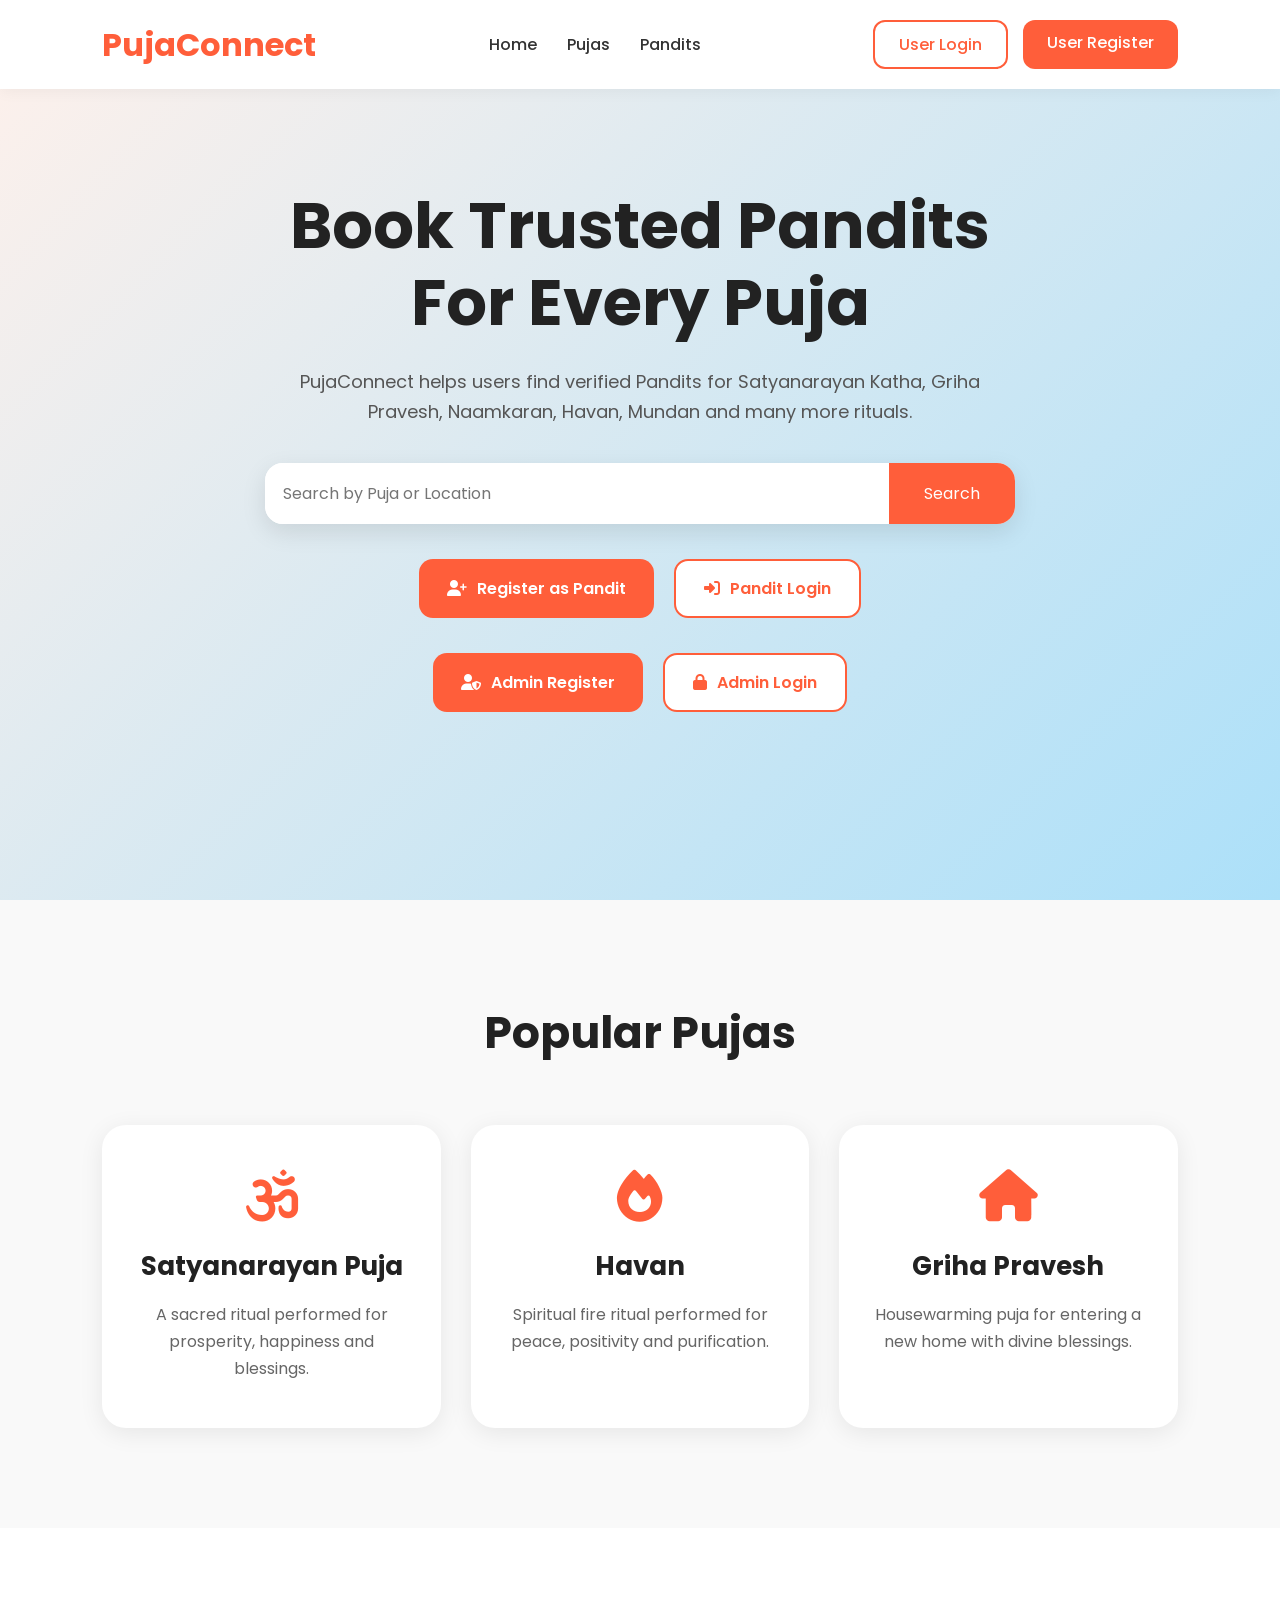
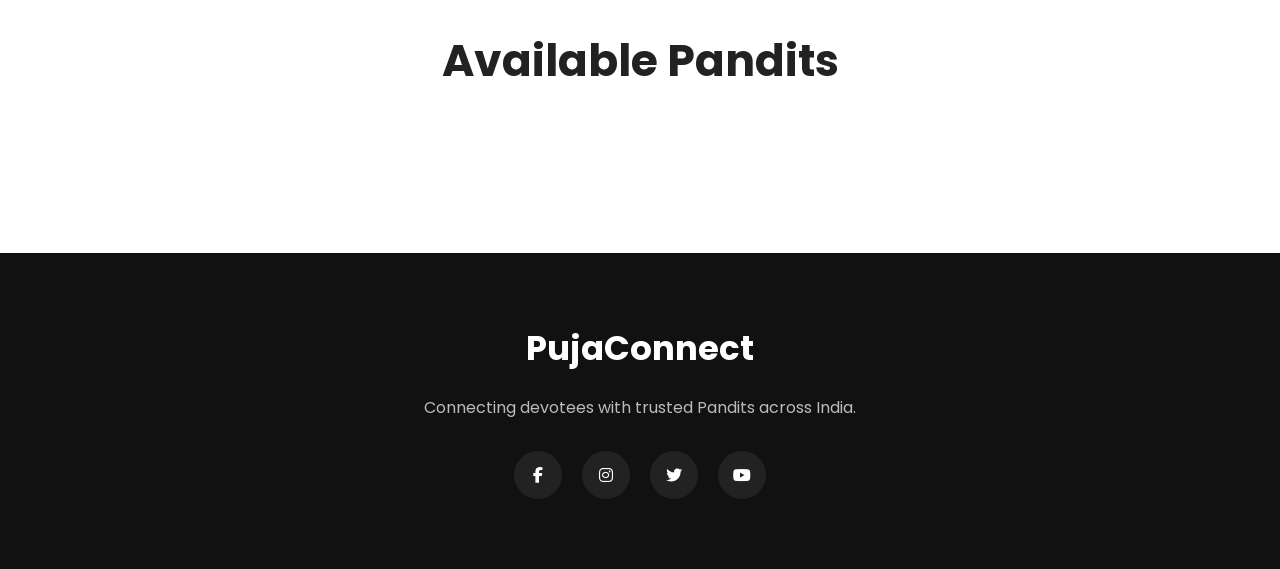
<file: frontend/index.html>
<!DOCTYPE html>
<html lang="en">
<head>
    <meta charset="UTF-8">
    <meta name="viewport" content="width=device-width, initial-scale=1.0">

    <title>PujaConnect</title>

    <link rel="stylesheet" href="css/style.css">

    <link
        rel="stylesheet"
        href="https://cdnjs.cloudflare.com/ajax/libs/font-awesome/6.5.1/css/all.min.css"
    />
</head>
<body>

<!-- =========================
     NAVBAR
========================= -->

<nav class="navbar">

    <div class="logo">
        PujaConnect
    </div>

    <ul class="nav-links">

        <li>
            <a href="#home">Home</a>
        </li>

        <li>
            <a href="#pujas">Pujas</a>
        </li>

        <li>
            <a href="#pandits">Pandits</a>
        </li>

    </ul>

    <div class="nav-buttons">

        <a href="login.html" class="login-btn">
            User Login
        </a>

        <a href="register.html" class="register-btn">
            User Register
        </a>

    </div>

</nav>

<!-- =========================
     HERO SECTION
========================= -->

<section class="hero" id="home">

    <div class="hero-content">

        <h1>
            Book Trusted Pandits
            <br>
            For Every Puja
        </h1>

        <p>
            PujaConnect helps users find verified Pandits
            for Satyanarayan Katha, Griha Pravesh,
            Naamkaran, Havan, Mundan and many more rituals.
        </p>

        <!-- SEARCH -->

        <div class="search-box">

            <input
                type="text"
                placeholder="Search by Puja or Location"
            >

            <button>
                Search
            </button>

        </div>

        <!-- PANDIT BUTTONS -->

        <div class="pandit-actions">

            <a href="pandit-register.html" class="pandit-register-btn">

                <i class="fas fa-user-plus"></i>

                Register as Pandit

            </a>

            <a href="pandit-login.html" class="pandit-login-btn">

                <i class="fas fa-sign-in-alt"></i>

                Pandit Login

            </a>

        </div>

        <!-- ADMIN BUTTONS -->

        <div class="pandit-actions">

            <a href="admin-register.html" class="pandit-register-btn">

                <i class="fas fa-user-shield"></i>

                Admin Register

            </a>

            <a href="admin-login.html" class="pandit-login-btn">

                <i class="fas fa-lock"></i>

                Admin Login

            </a>

        </div>

    </div>

</section>

<!-- =========================
     PUJA SECTION
========================= -->

<section class="puja-section" id="pujas">

    <h2>
        Popular Pujas
    </h2>

    <div class="puja-container">

        <div class="puja-card">

            <i class="fas fa-om"></i>

            <h3>Satyanarayan Puja</h3>

            <p>
                A sacred ritual performed for prosperity,
                happiness and blessings.
            </p>

        </div>

        <div class="puja-card">

            <i class="fas fa-fire"></i>

            <h3>Havan</h3>

            <p>
                Spiritual fire ritual performed for peace,
                positivity and purification.
            </p>

        </div>

        <div class="puja-card">

            <i class="fas fa-home"></i>

            <h3>Griha Pravesh</h3>

            <p>
                Housewarming puja for entering a new home
                with divine blessings.
            </p>

        </div>

    </div>

</section>

<!-- =========================
     PANDIT SECTION
========================= -->

<section class="pandit-section" id="pandits">

    <h2>
        Available Pandits
    </h2>

    <div
        class="pandit-container"
        id="panditContainer"
    >

    </div>

</section>

<!-- =========================
     FOOTER
========================= -->

<footer class="footer">

    <div class="footer-logo">
        PujaConnect
    </div>

    <p>
        Connecting devotees with trusted Pandits
        across India.
    </p>

    <div class="social-icons">

        <i class="fab fa-facebook-f"></i>

        <i class="fab fa-instagram"></i>

        <i class="fab fa-twitter"></i>

        <i class="fab fa-youtube"></i>

    </div>

</footer>

<script src="js/pandits.js"></script>

</body>
</html>
</file>
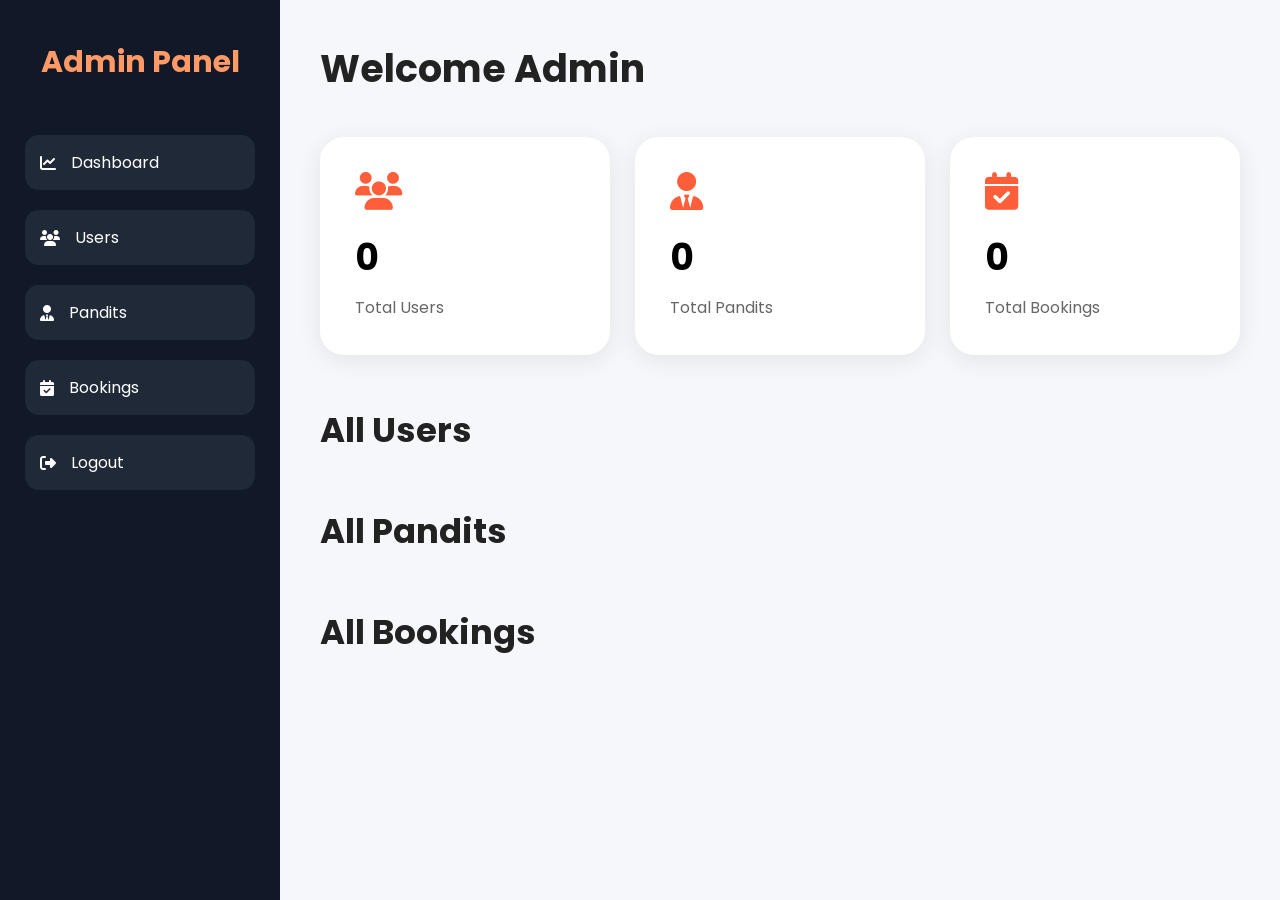
<file: frontend/admin-dashboard.html>
<!DOCTYPE html>
<html lang="en">
<head>
  <meta charset="UTF-8">

  <meta name="viewport" content="width=device-width, initial-scale=1.0">

  <title>Admin Dashboard</title>

  <link rel="stylesheet" href="css/style.css">

  <link
    rel="stylesheet"
    href="https://cdnjs.cloudflare.com/ajax/libs/font-awesome/6.5.1/css/all.min.css"
  />
</head>
<body>

<div class="dashboard">

  <!-- SIDEBAR -->

  <div class="sidebar">

    <h2>Admin Panel</h2>

    <ul>

      <li>

        <a href="#">

          <i class="fas fa-chart-line"></i>

          Dashboard

        </a>

      </li>

      <li>

        <a href="#usersSection">

          <i class="fas fa-users"></i>

          Users

        </a>

      </li>

      <li>

        <a href="#panditsSection">

          <i class="fas fa-user-tie"></i>

          Pandits

        </a>

      </li>

      <li>

        <a href="#bookingsSection">

          <i class="fas fa-calendar-check"></i>

          Bookings

        </a>

      </li>

      <li>

        <button id="adminLogoutBtn">

          <i class="fas fa-sign-out-alt"></i>

          Logout

        </button>

      </li>

    </ul>

  </div>

  <!-- CONTENT -->

  <div class="dashboard-content">

    <div class="dashboard-header">

      <h1>
        Welcome Admin
      </h1>

    </div>

    <!-- STATS -->

    <div class="stats-container">

      <div class="stats-card">

        <i class="fas fa-users"></i>

        <h2 id="totalUsers">0</h2>

        <p>Total Users</p>

      </div>

      <div class="stats-card">

        <i class="fas fa-user-tie"></i>

        <h2 id="totalPandits">0</h2>

        <p>Total Pandits</p>

      </div>

      <div class="stats-card">

        <i class="fas fa-calendar-check"></i>

        <h2 id="totalBookings">0</h2>

        <p>Total Bookings</p>

      </div>

    </div>

    <!-- USERS -->

    <div class="admin-section" id="usersSection">

      <h2>All Users</h2>

      <div id="usersContainer"></div>

    </div>

    <!-- PANDITS -->

    <div class="admin-section" id="panditsSection">

      <h2>All Pandits</h2>

      <div id="panditsContainer"></div>

    </div>

    <!-- BOOKINGS -->

    <div class="admin-section" id="bookingsSection">

      <h2>All Bookings</h2>

      <div id="bookingsContainer"></div>

    </div>

  </div>

</div>

<script src="js/admin-dashboard.js"></script>

</body>
</html>
</file>
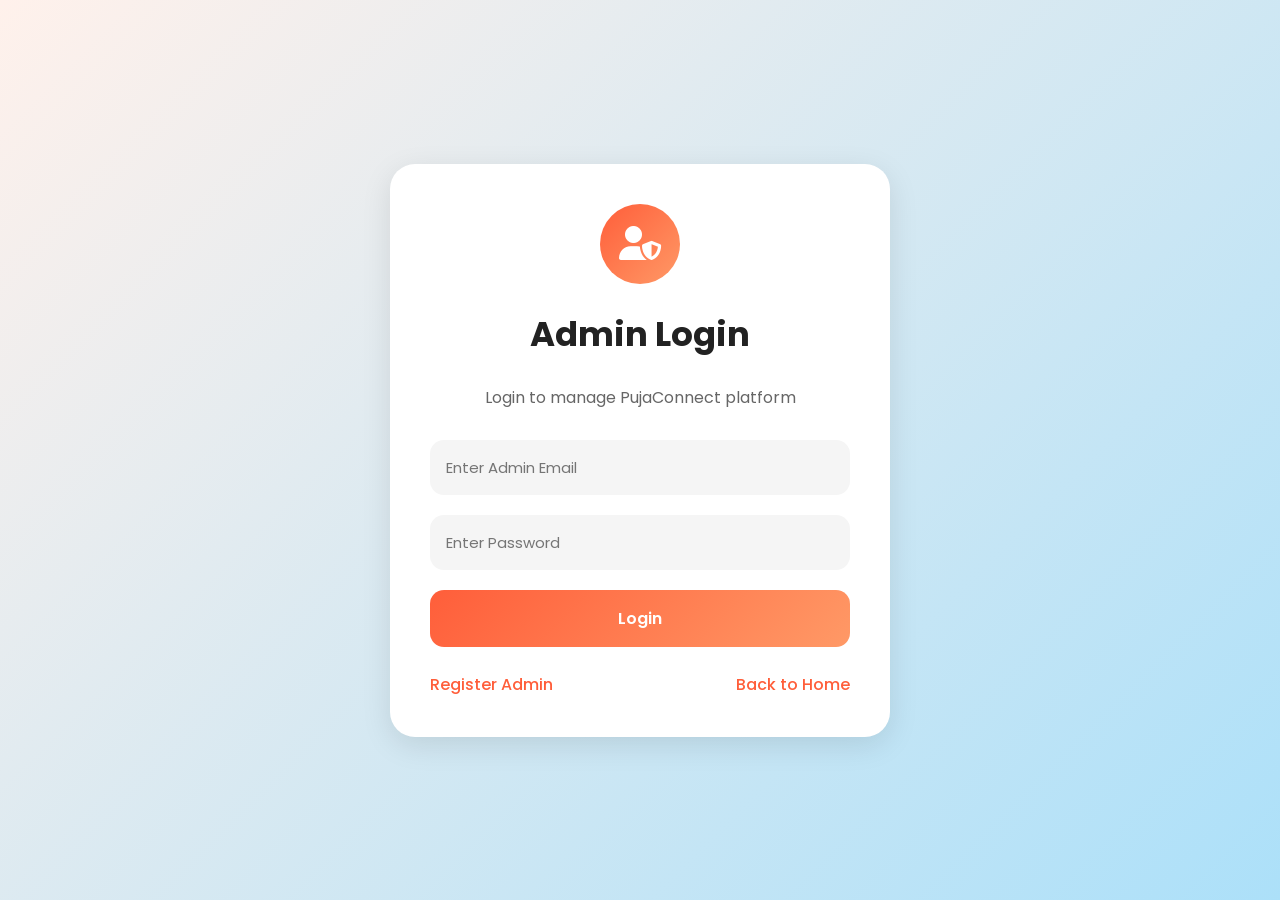
<file: frontend/admin-login.html>
<!DOCTYPE html>
<html lang="en">
<head>
  <meta charset="UTF-8">

  <meta name="viewport" content="width=device-width, initial-scale=1.0">

  <title>Admin Login - PujaConnect</title>

  <link rel="stylesheet" href="css/style.css">

  <link
    rel="stylesheet"
    href="https://cdnjs.cloudflare.com/ajax/libs/font-awesome/6.5.1/css/all.min.css"
  />
</head>
<body>

<div class="auth-container">

  <form id="adminLoginForm" class="auth-form">

    <div class="auth-icon">

      <i class="fas fa-user-shield"></i>

    </div>

    <h2>Admin Login</h2>

    <p>
      Login to manage PujaConnect platform
    </p>

    <input
      type="email"
      id="email"
      placeholder="Enter Admin Email"
      required
    >

    <input
      type="password"
      id="password"
      placeholder="Enter Password"
      required
    >

    <button type="submit">
      Login
    </button>

    <div class="auth-links">

      <a href="admin-register.html">
        Register Admin
      </a>

      <a href="index.html">
        Back to Home
      </a>

    </div>

  </form>

</div>

<script src="js/admin-login.js"></script>

</body>
</html>
</file>
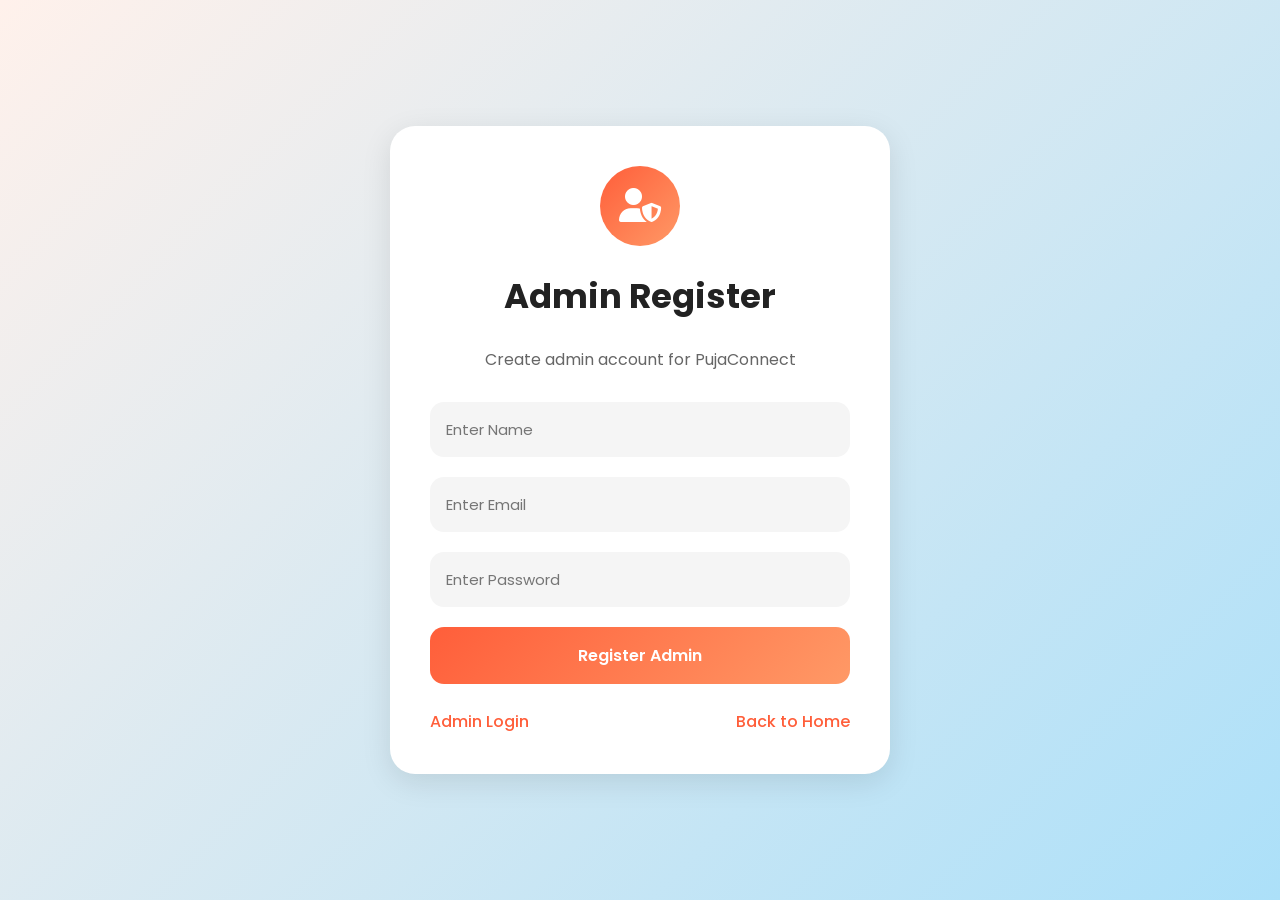
<file: frontend/admin-register.html>
<!DOCTYPE html>
<html lang="en">
<head>
  <meta charset="UTF-8">

  <meta name="viewport" content="width=device-width, initial-scale=1.0">

  <title>Admin Register - PujaConnect</title>

  <link rel="stylesheet" href="css/style.css">

  <link
    rel="stylesheet"
    href="https://cdnjs.cloudflare.com/ajax/libs/font-awesome/6.5.1/css/all.min.css"
  />
</head>
<body>

<div class="auth-container">

  <form id="adminRegisterForm" class="auth-form">

    <div class="auth-icon">

      <i class="fas fa-user-shield"></i>

    </div>

    <h2>Admin Register</h2>

    <p>
      Create admin account for PujaConnect
    </p>

    <input
      type="text"
      id="name"
      placeholder="Enter Name"
      required
    >

    <input
      type="email"
      id="email"
      placeholder="Enter Email"
      required
    >

    <input
      type="password"
      id="password"
      placeholder="Enter Password"
      required
    >

    <button type="submit">
      Register Admin
    </button>

    <div class="auth-links">

      <a href="admin-login.html">
        Admin Login
      </a>

      <a href="index.html">
        Back to Home
      </a>

    </div>

  </form>

</div>

<script src="js/admin-register.js"></script>

</body>
</html>
</file>
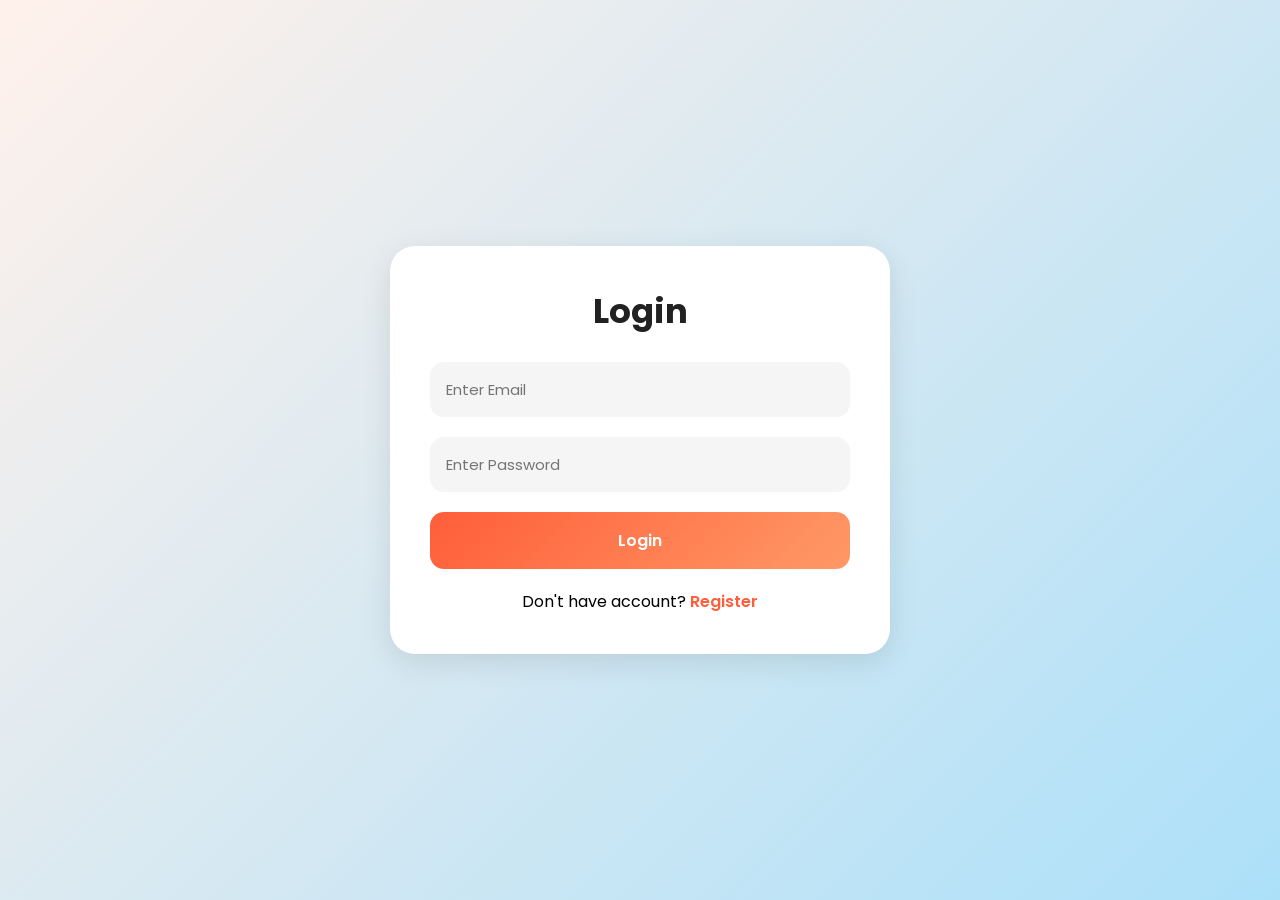
<file: frontend/login.html>
<!DOCTYPE html>
<html lang="en">
<head>
  <meta charset="UTF-8">
  <meta name="viewport" content="width=device-width, initial-scale=1.0">

  <title>Login - PujaConnect</title>

  <link rel="stylesheet" href="css/style.css">
</head>
<body>

<div class="container">

  <form id="loginForm" class="form">

    <h2>Login</h2>

    <input type="email" id="email" placeholder="Enter Email" required>

    <input type="password" id="password" placeholder="Enter Password" required>

    <button type="submit">Login</button>

    <p>
      Don't have account?
      <a href="register.html">Register</a>
    </p>

  </form>

</div>

<script src="js/login.js"></script>

</body>
</html>
</file>
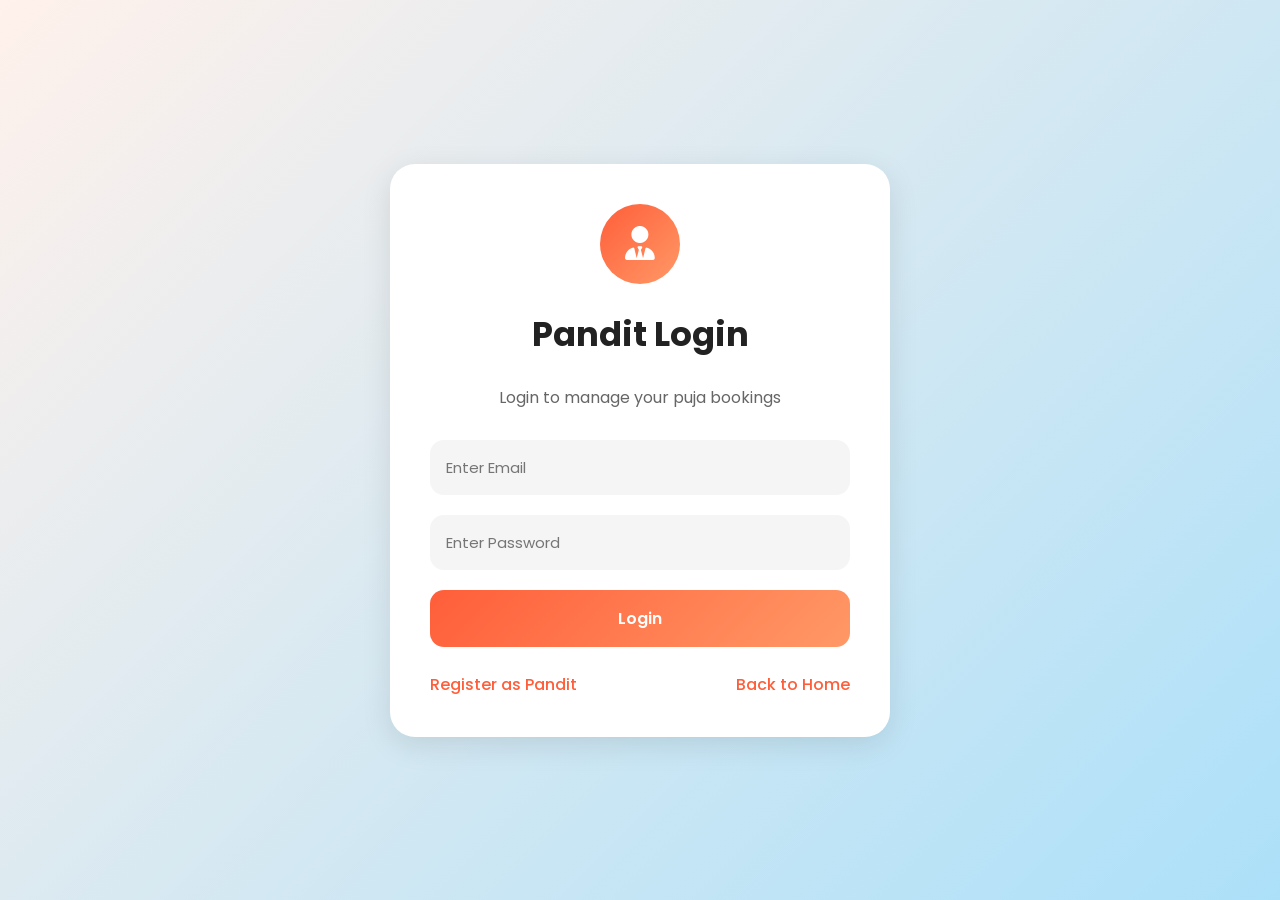
<file: frontend/pandit-dashboard.html>
<!DOCTYPE html>
<html lang="en">
<head>
  <meta charset="UTF-8">

  <meta name="viewport" content="width=device-width, initial-scale=1.0">

  <title>Pandit Dashboard</title>

  <link rel="stylesheet" href="css/style.css">

  <link
    rel="stylesheet"
    href="https://cdnjs.cloudflare.com/ajax/libs/font-awesome/6.5.1/css/all.min.css"
  />
</head>
<body>

<!-- DASHBOARD -->

<div class="dashboard">

  <!-- SIDEBAR -->

  <div class="sidebar">

    <h2>PujaConnect</h2>

    <ul>

      <li>

        <a href="#">

          <i class="fas fa-user"></i>

          Dashboard

        </a>

      </li>

      <li>

        <button id="logoutBtn">

          <i class="fas fa-sign-out-alt"></i>

          Logout

        </button>

      </li>

    </ul>

  </div>

  <!-- MAIN CONTENT -->

  <div class="dashboard-content">

    <!-- HEADER -->

    <div class="dashboard-header">

      <h1>

        Welcome,
        <span id="panditName"></span>

      </h1>

    </div>

    <!-- PROFILE -->

    <div class="profile-card">

      <h2>Your Profile</h2>

      <div class="profile-details">

        <div>

          <h4>Name</h4>

          <p id="profileName"></p>

        </div>

        <div>

          <h4>Email</h4>

          <p id="profileEmail"></p>

        </div>

        <div>

          <h4>Location</h4>

          <p id="profileLocation"></p>

        </div>

        <div>

          <h4>Experience</h4>

          <p id="profileExperience"></p>

        </div>

        <div>

          <h4>Languages</h4>

          <p id="profileLanguages"></p>

        </div>

        <div>

          <h4>Pricing</h4>

          <p id="profilePricing"></p>

        </div>

      </div>

    </div>

    <!-- BOOKINGS -->

    <div class="booking-section">

      <h2>Booking Requests</h2>

      <div id="bookingContainer">

      </div>

    </div>

  </div>

</div>

<script src="js/pandit-dashboard.js"></script>

</body>
</html>
</file>
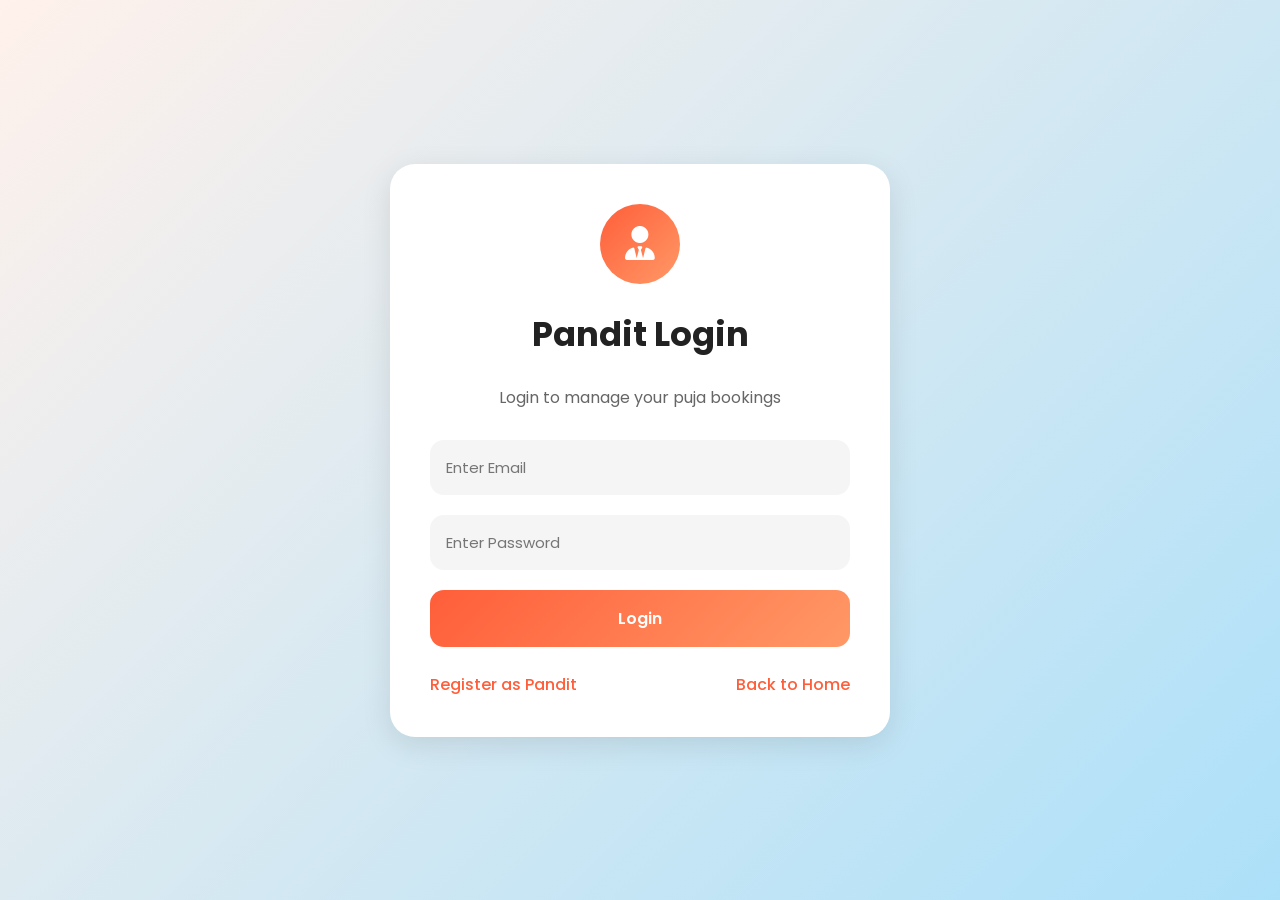
<file: frontend/pandit-login.html>
<!DOCTYPE html>
<html lang="en">
<head>
  <meta charset="UTF-8">
  <meta name="viewport" content="width=device-width, initial-scale=1.0">

  <title>Pandit Login - PujaConnect</title>

  <link rel="stylesheet" href="css/style.css">

  <link
    rel="stylesheet"
    href="https://cdnjs.cloudflare.com/ajax/libs/font-awesome/6.5.1/css/all.min.css"
  />
</head>
<body>

<div class="auth-container">

  <form class="auth-form" id="panditLoginForm">

    <div class="auth-icon">

      <i class="fas fa-user-tie"></i>

    </div>

    <h2>Pandit Login</h2>

    <p>
      Login to manage your puja bookings
    </p>

    <input
      type="email"
      id="email"
      placeholder="Enter Email"
      required
    >

    <input
      type="password"
      id="password"
      placeholder="Enter Password"
      required
    >

    <button type="submit">

      Login

    </button>

    <div class="auth-links">

      <a href="pandit-register.html">
        Register as Pandit
      </a>

      <a href="index.html">
        Back to Home
      </a>

    </div>

  </form>

</div>

<script src="js/pandit-login.js"></script>

</body>
</html>
</file>
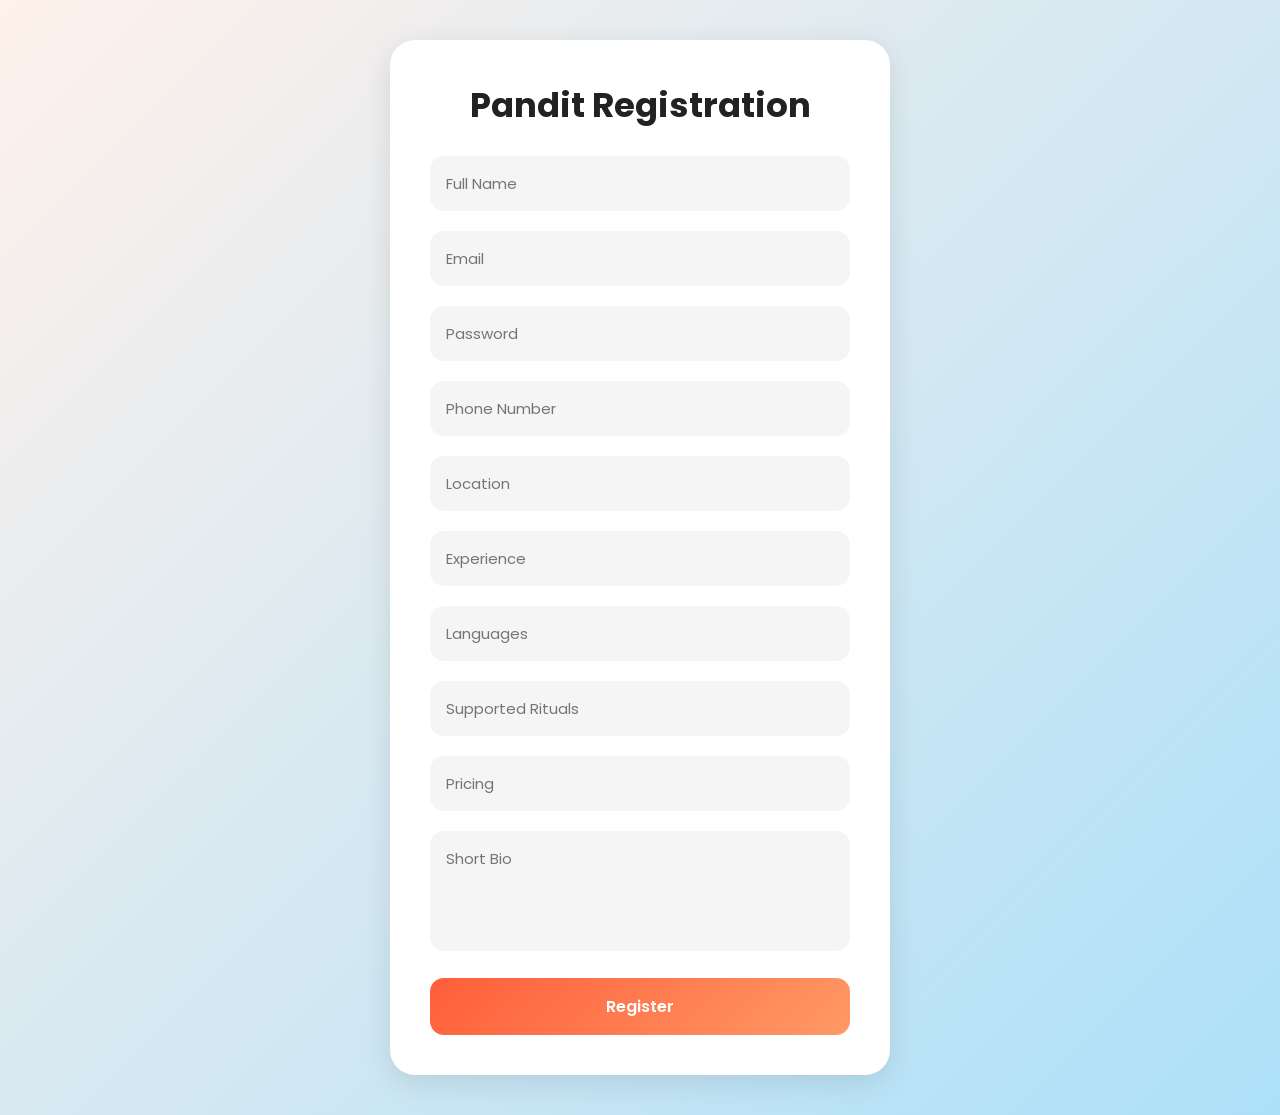
<file: frontend/pandit-register.html>
<!DOCTYPE html>
<html lang="en">
<head>
  <meta charset="UTF-8">
  <meta name="viewport" content="width=device-width, initial-scale=1.0">

  <title>Pandit Registration</title>

  <link rel="stylesheet" href="css/style.css">
</head>
<body>

<div class="container">

<form id="panditForm" class="form">

<h2>Pandit Registration</h2>

<input type="text" id="name" placeholder="Full Name" required>

<input type="email" id="email" placeholder="Email" required>

<input type="password" id="password" placeholder="Password" required>

<input type="text" id="phone" placeholder="Phone Number">

<input type="text" id="location" placeholder="Location">

<input type="text" id="experience" placeholder="Experience">

<input type="text" id="languages" placeholder="Languages">

<input type="text" id="rituals" placeholder="Supported Rituals">

<input type="text" id="pricing" placeholder="Pricing">

<textarea id="bio" placeholder="Short Bio"></textarea>

<button type="submit">
Register
</button>

</form>

</div>

<script src="js/pandit-register.js"></script>

</body>
</html>
</file>
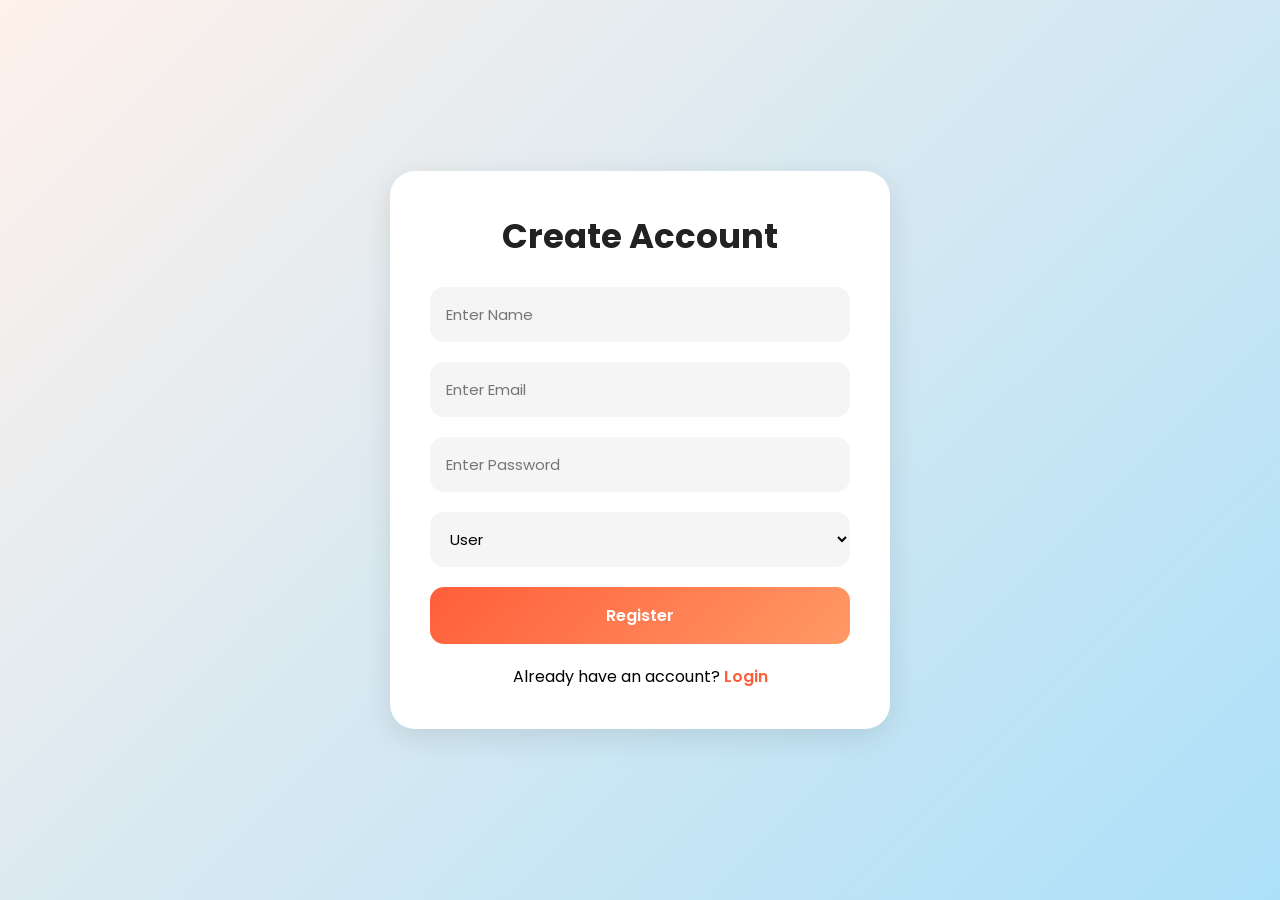
<file: frontend/register.html>
<!DOCTYPE html>
<html lang="en">
<head>
  <meta charset="UTF-8">
  <meta name="viewport" content="width=device-width, initial-scale=1.0">
  <title>Register - PujaConnect</title>

  <link rel="stylesheet" href="css/style.css">
</head>
<body>

<div class="container">

  <form id="registerForm" class="form">

    <h2>Create Account</h2>

    <input type="text" id="name" placeholder="Enter Name" required>

    <input type="email" id="email" placeholder="Enter Email" required>

    <input type="password" id="password" placeholder="Enter Password" required>

    <select id="role">

      <option value="user">User</option>

    </select>

    <button type="submit">Register</button>

    <p>
      Already have an account?
      <a href="login.html">Login</a>
    </p>

  </form>

</div>

<script src="js/register.js"></script>

</body>
</html>
</file>
<file: frontend/css/style.css>
@import url('https://fonts.googleapis.com/css2?family=Poppins:wght@300;400;500;600;700&display=swap');

*{
    margin:0;
    padding:0;
    box-sizing:border-box;
    font-family:'Poppins',sans-serif;
}

html{
    scroll-behavior:smooth;
}

body{
    background:#f9f9f9;
    overflow-x:hidden;
}

/* =========================
   NAVBAR
========================= */

.navbar{
    width:100%;
    display:flex;
    justify-content:space-between;
    align-items:center;
    padding:20px 8%;
    background:white;
    position:fixed;
    top:0;
    left:0;
    z-index:1000;
    box-shadow:0 2px 15px rgba(0,0,0,0.05);
}

.logo{
    font-size:32px;
    font-weight:700;
    color:#ff5e3a;
}

.nav-links{
    display:flex;
    list-style:none;
    gap:30px;
}

.nav-links a{
    text-decoration:none;
    color:#333;
    font-weight:500;
    transition:0.3s;
}

.nav-links a:hover{
    color:#ff5e3a;
}

.nav-buttons{
    display:flex;
    gap:15px;
}

.login-btn,
.register-btn{
    padding:10px 24px;
    border-radius:12px;
    text-decoration:none;
    font-weight:500;
    transition:0.3s;
}

.login-btn{
    border:2px solid #ff5e3a;
    color:#ff5e3a;
}

.login-btn:hover{
    background:#ff5e3a;
    color:white;
}

.register-btn{
    background:#ff5e3a;
    color:white;
}

.register-btn:hover{
    background:#ff784e;
    transform:translateY(-3px);
}

/* =========================
   HERO SECTION
========================= */

.hero{
    width:100%;
    min-height:100vh;
    display:flex;
    justify-content:center;
    align-items:center;
    padding:120px 8%;
    background:linear-gradient(135deg,#fff1eb,#ace0f9);
}

.hero-content{
    max-width:750px;
    text-align:center;
}

.hero-content h1{
    font-size:64px;
    line-height:1.2;
    color:#222;
    margin-bottom:25px;
}

.hero-content p{
    font-size:18px;
    color:#555;
    margin-bottom:35px;
    line-height:1.7;
}

.search-box{
    width:100%;
    display:flex;
    background:white;
    border-radius:18px;
    overflow:hidden;
    box-shadow:0 8px 25px rgba(0,0,0,0.1);
}

.search-box input{
    flex:1;
    padding:18px;
    border:none;
    outline:none;
    font-size:16px;
}

.search-box button{
    padding:18px 35px;
    border:none;
    background:#ff5e3a;
    color:white;
    font-size:16px;
    cursor:pointer;
    transition:0.3s;
}

.search-box button:hover{
    background:#ff784e;
}

/* =========================
   PANDIT ACTION BUTTONS
========================= */

.pandit-actions{
    margin-top:35px;
    display:flex;
    justify-content:center;
    gap:20px;
    flex-wrap:wrap;
}

.pandit-register-btn,
.pandit-login-btn{
    padding:15px 28px;
    border-radius:14px;
    text-decoration:none;
    font-weight:600;
    transition:0.3s;
    display:flex;
    align-items:center;
    gap:10px;
}

.pandit-register-btn{
    background:#ff5e3a;
    color:white;
}

.pandit-register-btn:hover{
    background:#ff784e;
    transform:translateY(-3px);
}

.pandit-login-btn{
    background:white;
    color:#ff5e3a;
    border:2px solid #ff5e3a;
}

.pandit-login-btn:hover{
    background:#ff5e3a;
    color:white;
}

/* =========================
   PUJA SECTION
========================= */

.puja-section{
    padding:100px 8%;
}

.puja-section h2{
    text-align:center;
    font-size:44px;
    margin-bottom:60px;
    color:#222;
}

.puja-container{
    display:grid;
    grid-template-columns:repeat(auto-fit,minmax(280px,1fr));
    gap:30px;
}

.puja-card{
    background:white;
    padding:45px 30px;
    border-radius:24px;
    text-align:center;
    box-shadow:0 5px 25px rgba(0,0,0,0.08);
    transition:0.3s;
}

.puja-card:hover{
    transform:translateY(-12px);
}

.puja-card i{
    font-size:52px;
    color:#ff5e3a;
    margin-bottom:25px;
}

.puja-card h3{
    font-size:26px;
    margin-bottom:15px;
    color:#222;
}

.puja-card p{
    color:#666;
    line-height:1.7;
}

/* =========================
   PANDIT SECTION
========================= */

.pandit-section{
    padding:100px 8%;
    background:#fff;
}

.pandit-section h2{
    text-align:center;
    font-size:44px;
    margin-bottom:60px;
    color:#222;
}

.pandit-container{
    display:grid;
    grid-template-columns:repeat(auto-fit,minmax(320px,1fr));
    gap:30px;
}

.pandit-card{
    background:white;
    padding:35px;
    border-radius:24px;
    box-shadow:0 5px 25px rgba(0,0,0,0.08);
    transition:0.3s;
    border:1px solid #f1f1f1;
}

.pandit-card:hover{
    transform:translateY(-10px);
}

.pandit-top{
    display:flex;
    align-items:center;
    gap:20px;
    margin-bottom:25px;
}

.pandit-avatar{
    width:75px;
    height:75px;
    border-radius:50%;
    background:linear-gradient(135deg,#ff5e3a,#ff9966);
    display:flex;
    justify-content:center;
    align-items:center;
}

.pandit-avatar i{
    font-size:30px;
    color:white;
}

.pandit-details{
    display:grid;
    grid-template-columns:1fr 1fr;
    gap:15px;
    margin-top:20px;
}

.detail-box{
    background:#f9f9f9;
    padding:15px;
    border-radius:14px;
}

.detail-box h4{
    font-size:15px;
    color:#ff5e3a;
    margin-bottom:8px;
}

.detail-box span{
    color:#555;
    font-size:14px;
    line-height:1.5;
}

.pandit-bio{
    margin-top:25px;
}

.pandit-bio h4{
    margin-bottom:10px;
    color:#222;
}

.pandit-bio p{
    color:#666;
    line-height:1.7;
}

.book-btn{
    width:100%;
    margin-top:25px;
    padding:15px;
    border:none;
    border-radius:14px;
    background:linear-gradient(135deg,#ff5e3a,#ff9966);
    color:white;
    font-size:16px;
    font-weight:600;
    cursor:pointer;
    transition:0.3s;
}

.book-btn:hover{
    transform:translateY(-3px);
}

.no-pandits{
    width:100%;
    background:white;
    padding:60px 30px;
    border-radius:20px;
    text-align:center;
    box-shadow:0 5px 20px rgba(0,0,0,0.08);
}

.no-pandits h3{
    font-size:30px;
    margin-bottom:15px;
    color:#222;
}

.no-pandits p{
    color:#666;
}

/* =========================
   AUTH FORMS
========================= */

.container,
.auth-container{
    width:100%;
    min-height:100vh;
    display:flex;
    justify-content:center;
    align-items:center;
    padding:40px 20px;
    background:linear-gradient(135deg,#fff1eb,#ace0f9);
}

.form,
.auth-form{
    width:100%;
    max-width:500px;
    background:white;
    padding:40px;
    border-radius:25px;
    box-shadow:0 8px 30px rgba(0,0,0,0.1);
}

.form h2,
.auth-form h2{
    text-align:center;
    font-size:34px;
    color:#222;
    margin-bottom:25px;
}

.auth-form p{
    text-align:center;
    color:#666;
    margin-bottom:30px;
}

.form input,
.form select,
.form textarea,
.auth-form input{
    width:100%;
    padding:16px;
    border:none;
    outline:none;
    border-radius:14px;
    background:#f5f5f5;
    margin-bottom:20px;
    font-size:15px;
}

.form textarea{
    height:120px;
    resize:none;
}

.form button,
.auth-form button{
    width:100%;
    padding:16px;
    border:none;
    border-radius:14px;
    background:linear-gradient(135deg,#ff5e3a,#ff9966);
    color:white;
    font-size:16px;
    font-weight:600;
    cursor:pointer;
    transition:0.3s;
}

.form button:hover,
.auth-form button:hover{
    transform:translateY(-3px);
}

.form p{
    text-align:center;
    margin-top:20px;
}

.form p a{
    color:#ff5e3a;
    text-decoration:none;
    font-weight:600;
}

.auth-links{
    margin-top:25px;
    display:flex;
    justify-content:space-between;
    flex-wrap:wrap;
    gap:15px;
}

.auth-links a{
    text-decoration:none;
    color:#ff5e3a;
    font-weight:500;
}

.auth-icon{
    width:80px;
    height:80px;
    border-radius:50%;
    background:linear-gradient(135deg,#ff5e3a,#ff9966);
    display:flex;
    justify-content:center;
    align-items:center;
    margin:auto;
    margin-bottom:25px;
}

.auth-icon i{
    color:white;
    font-size:34px;
}

/* =========================
   FOOTER
========================= */

.footer{
    background:#111;
    color:white;
    padding:70px 8%;
    text-align:center;
}

.footer-logo{
    font-size:34px;
    font-weight:700;
    margin-bottom:20px;
}

.footer p{
    color:#bbb;
    margin-bottom:30px;
    line-height:1.7;
}

.social-icons{
    display:flex;
    justify-content:center;
    gap:20px;
}

.social-icons i{
    width:48px;
    height:48px;
    border-radius:50%;
    background:#222;
    display:flex;
    justify-content:center;
    align-items:center;
    cursor:pointer;
    transition:0.3s;
}

.social-icons i:hover{
    background:#ff5e3a;
}

/* =========================
   RESPONSIVE
========================= */

@media(max-width:900px){

    .navbar{
        flex-direction:column;
        gap:20px;
        padding:20px;
    }

    .nav-links{
        flex-wrap:wrap;
        justify-content:center;
    }

    .hero-content h1{
        font-size:42px;
    }

    .search-box{
        flex-direction:column;
    }

    .search-box button{
        width:100%;
    }

    .pandit-details{
        grid-template-columns:1fr;
    }

    .auth-links{
        flex-direction:column;
        align-items:center;
    }

}

/* =========================
   DASHBOARD
========================= */

.dashboard{
    width:100%;
    min-height:100vh;
    display:flex;
    background:#f5f7fb;
}

/* SIDEBAR */

.sidebar{
    width:280px;
    background:#111827;
    color:white;
    padding:40px 25px;
    position:fixed;
    height:100vh;
}

.sidebar h2{
    text-align:center;
    margin-bottom:50px;
    font-size:30px;
    color:#ff9966;
}

.sidebar ul{
    list-style:none;
}

.sidebar ul li{
    margin-bottom:20px;
}

.sidebar ul li a,
.sidebar ul li button{
    width:100%;
    display:flex;
    align-items:center;
    gap:15px;
    padding:15px;
    border:none;
    background:#1f2937;
    color:white;
    text-decoration:none;
    border-radius:14px;
    cursor:pointer;
    font-size:16px;
    transition:0.3s;
}

.sidebar ul li a:hover,
.sidebar ul li button:hover{
    background:#ff5e3a;
}

/* CONTENT */

.dashboard-content{
    flex:1;
    margin-left:280px;
    padding:40px;
}

.dashboard-header{
    margin-bottom:40px;
}

.dashboard-header h1{
    font-size:38px;
    color:#222;
}

.dashboard-header span{
    color:#ff5e3a;
}

/* STATS */

.stats-container{
    display:grid;
    grid-template-columns:repeat(auto-fit,minmax(240px,1fr));
    gap:25px;
    margin-bottom:40px;
}

.stats-card{
    background:white;
    padding:35px;
    border-radius:24px;
    box-shadow:0 5px 25px rgba(0,0,0,0.08);
    transition:0.3s;
}

.stats-card:hover{
    transform:translateY(-6px);
}

.stats-card i{
    font-size:38px;
    color:#ff5e3a;
    margin-bottom:20px;
}

.stats-card h2{
    font-size:36px;
    margin-bottom:10px;
}

.stats-card p{
    color:#666;
}

/* PROFILE */

.profile-card{
    background:white;
    padding:40px;
    border-radius:24px;
    box-shadow:0 5px 25px rgba(0,0,0,0.08);
}

.profile-card h2{
    margin-bottom:30px;
    font-size:32px;
    color:#222;
}

.profile-details{
    display:grid;
    grid-template-columns:repeat(auto-fit,minmax(250px,1fr));
    gap:25px;
}

.profile-details div{
    background:#f9f9f9;
    padding:20px;
    border-radius:16px;
}

.profile-details h4{
    margin-bottom:10px;
    color:#ff5e3a;
}

.profile-details p{
    color:#555;
    line-height:1.7;
}

/* RESPONSIVE */

@media(max-width:900px){

    .dashboard{
        flex-direction:column;
    }

    .sidebar{
        position:relative;
        width:100%;
        height:auto;
    }

    .dashboard-content{
        margin-left:0;
        padding:20px;
    }

}

/* =========================
   BOOKING MODAL
========================= */

.booking-modal{
    width:100%;
    height:100vh;
    background:rgba(0,0,0,0.6);
    position:fixed;
    top:0;
    left:0;
    z-index:2000;
    display:none;
    justify-content:center;
    align-items:center;
    padding:20px;
}

.booking-content{
    width:100%;
    max-width:550px;
    background:white;
    padding:35px;
    border-radius:24px;
    position:relative;
    animation:popup 0.3s ease;
}

@keyframes popup{

    from{
        transform:scale(0.8);
        opacity:0;
    }

    to{
        transform:scale(1);
        opacity:1;
    }

}

.close-modal{
    position:absolute;
    top:15px;
    right:20px;
    font-size:34px;
    cursor:pointer;
    color:#666;
}

.booking-content h2{
    text-align:center;
    margin-bottom:25px;
    color:#222;
}

.booking-content form{
    display:flex;
    flex-direction:column;
    gap:18px;
}

.booking-content input,
.booking-content textarea{
    width:100%;
    padding:16px;
    border:none;
    outline:none;
    border-radius:14px;
    background:#f5f5f5;
    font-size:15px;
}

.booking-content textarea{
    height:120px;
    resize:none;
}

.booking-content button{
    padding:16px;
    border:none;
    border-radius:14px;
    background:linear-gradient(135deg,#ff5e3a,#ff9966);
    color:white;
    font-size:16px;
    font-weight:600;
    cursor:pointer;
    transition:0.3s;
}

.booking-content button:hover{
    transform:translateY(-3px);
}

/* =========================
   BOOKINGS
========================= */

.booking-section{
    margin-top:40px;
}

.booking-section h2{
    margin-bottom:25px;
    font-size:32px;
    color:#222;
}

.booking-card{
    background:white;
    padding:30px;
    border-radius:24px;
    margin-bottom:25px;
    box-shadow:0 5px 25px rgba(0,0,0,0.08);
}

.booking-card h3{
    margin-bottom:15px;
    color:#ff5e3a;
}

.booking-card p{
    margin-bottom:10px;
    color:#555;
    line-height:1.7;
}

.booking-actions{
    display:flex;
    gap:15px;
    margin-top:20px;
}

.accept-btn,
.reject-btn{
    padding:12px 24px;
    border:none;
    border-radius:12px;
    color:white;
    font-weight:600;
    cursor:pointer;
    transition:0.3s;
}

.accept-btn{
    background:#16a34a;
}

.reject-btn{
    background:#dc2626;
}

.accept-btn:hover,
.reject-btn:hover{
    transform:translateY(-3px);
}

.pending{
    color:#f59e0b;
    font-weight:600;
}

.accepted{
    color:#16a34a;
    font-weight:600;
}

.rejected{
    color:#dc2626;
    font-weight:600;
}

.empty-booking{
    background:white;
    padding:50px;
    border-radius:24px;
    text-align:center;
}

/* =========================
   ADMIN DASHBOARD
========================= */

.admin-section{
    margin-top:50px;
}

.admin-section h2{
    font-size:34px;
    color:#222;
    margin-bottom:30px;
}

/* ADMIN CARDS */

.admin-card{
    background:white;
    padding:30px;
    border-radius:24px;
    margin-bottom:25px;
    box-shadow:0 5px 25px rgba(0,0,0,0.08);
    transition:0.3s;
    border:1px solid #f1f1f1;
}

.admin-card:hover{
    transform:translateY(-6px);
}

.admin-card h3{
    font-size:28px;
    margin-bottom:15px;
    color:#222;
}

.admin-card p{
    font-size:16px;
    color:#555;
    margin-bottom:12px;
    line-height:1.7;
}

/* DELETE BUTTON */

.delete-btn{
    margin-top:15px;
    padding:14px 26px;
    border:none;
    border-radius:14px;
    background:linear-gradient(
        135deg,
        #dc2626,
        #ef4444
    );
    color:white;
    font-size:15px;
    font-weight:600;
    cursor:pointer;
    transition:0.3s;
}

.delete-btn:hover{
    transform:translateY(-3px);
}

/* STATUS COLORS */

.pending{
    color:#f59e0b;
    font-weight:700;
}

.accepted{
    color:#16a34a;
    font-weight:700;
}

.rejected{
    color:#dc2626;
    font-weight:700;
}

/* ADMIN TABLE STYLE */

.admin-table{
    width:100%;
    border-collapse:collapse;
    margin-top:25px;
    background:white;
    border-radius:20px;
    overflow:hidden;
    box-shadow:0 5px 25px rgba(0,0,0,0.08);
}

.admin-table th{
    background:#111827;
    color:white;
    padding:18px;
    text-align:left;
    font-size:16px;
}

.admin-table td{
    padding:18px;
    border-bottom:1px solid #eee;
    color:#555;
}

.admin-table tr:hover{
    background:#f9fafb;
}

/* ADMIN HEADER */

.admin-topbar{
    width:100%;
    background:white;
    padding:25px 35px;
    border-radius:24px;
    margin-bottom:35px;
    display:flex;
    justify-content:space-between;
    align-items:center;
    box-shadow:0 5px 25px rgba(0,0,0,0.08);
}

.admin-topbar h1{
    font-size:36px;
    color:#222;
}

.admin-topbar span{
    color:#ff5e3a;
}

/* ADMIN ACTION BUTTONS */

.admin-action-btn{
    padding:14px 24px;
    border:none;
    border-radius:14px;
    background:linear-gradient(
        135deg,
        #ff5e3a,
        #ff9966
    );
    color:white;
    font-size:15px;
    font-weight:600;
    cursor:pointer;
    transition:0.3s;
}

.admin-action-btn:hover{
    transform:translateY(-3px);
}

/* ADMIN GRID */

.admin-grid{
    display:grid;
    grid-template-columns:repeat(auto-fit,minmax(320px,1fr));
    gap:25px;
}

/* RESPONSIVE */

@media(max-width:900px){

    .admin-topbar{
        flex-direction:column;
        gap:20px;
        text-align:center;
    }

    .admin-table{
        display:block;
        overflow-x:auto;
    }

}

@media(max-width:600px){

    .admin-card{
        padding:22px;
    }

    .admin-card h3{
        font-size:22px;
    }

    .admin-section h2{
        font-size:28px;
    }

}
</file>
